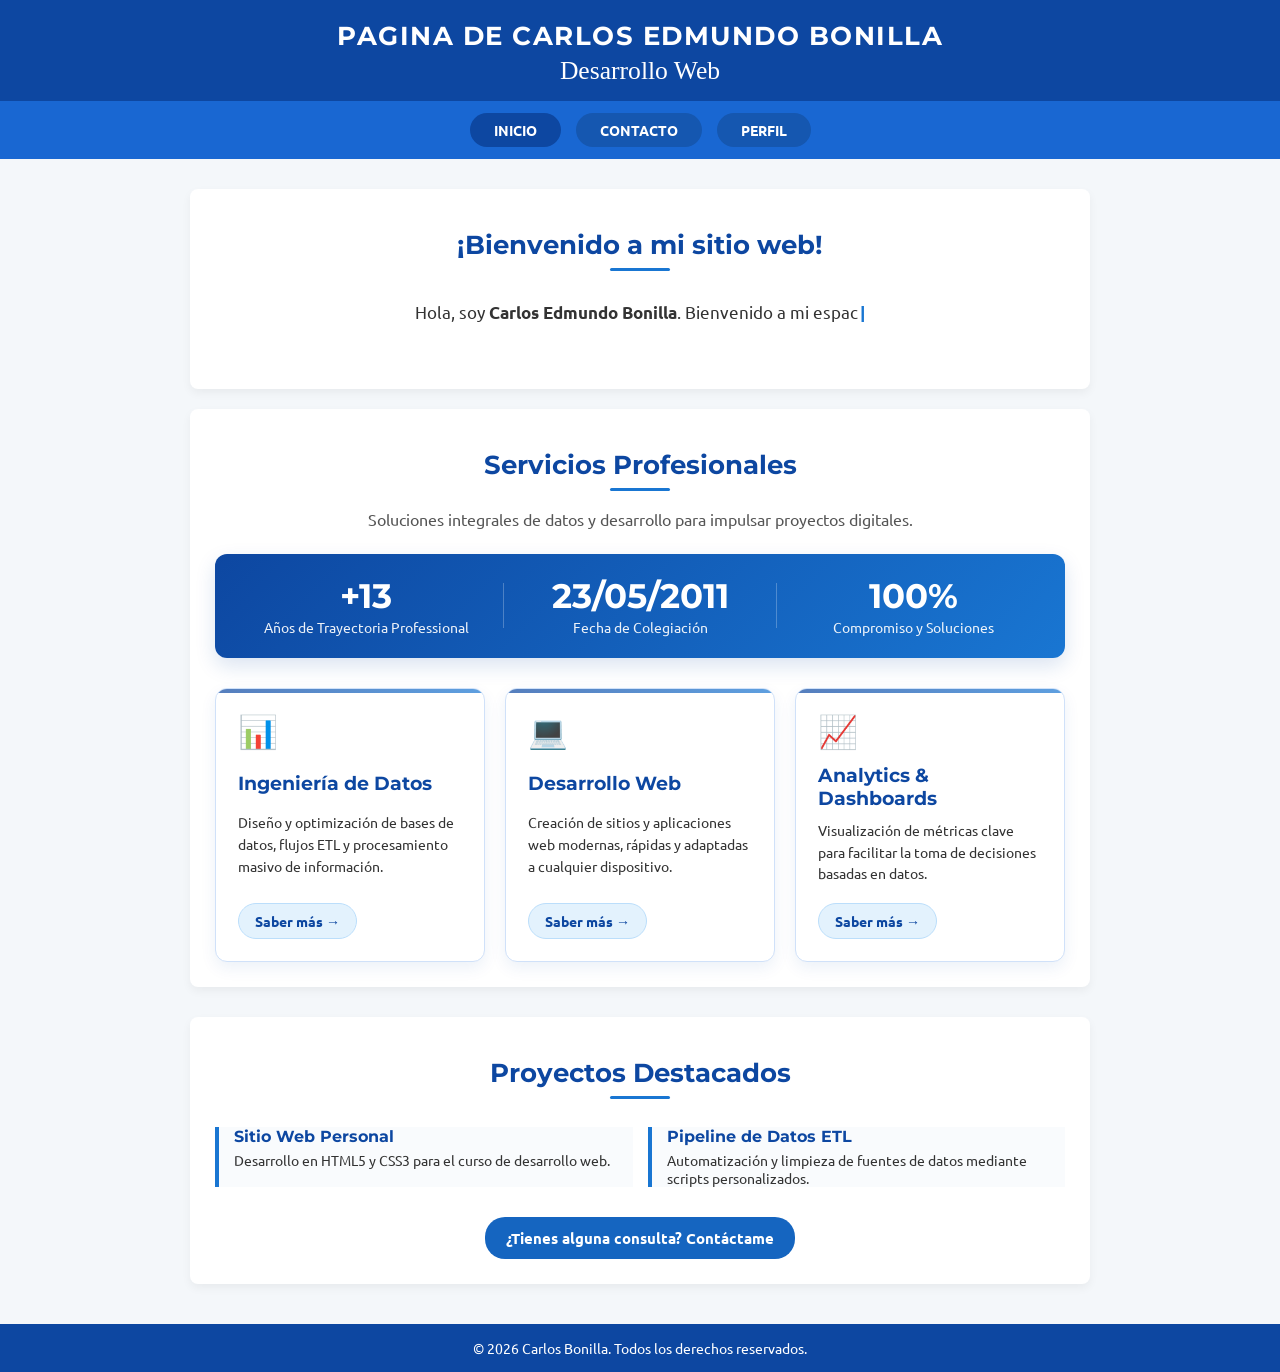
<file: index.html>
<!DOCTYPE html>
<html lang="es">
<head>
  <meta charset="UTF-8">
  <meta name="viewport" content="width=device-width, initial-scale=1.0">

  <title>PAGINA DESARROLLO WEB</title>
  <meta name="description" content="Sitio personal y portafolio profesional de Carlos Bonilla.">

  <link rel="stylesheet" href="css/estilos.css">
  <script src="js/scripts.js" defer></script>
</head>
<body>

  <h1>PAGINA DE CARLOS EDMUNDO BONILLA</h1>
  <p class="subtitulo-header clase-cursiva">Desarrollo Web</p>

  <header>
    <nav>
      <a href="index.html" class="activo">INICIO</a>
      <a href="CONTACTOS.HTML">CONTACTO</a>
      <a href="PERFIL.HTML">PERFIL</a>
    </nav>
  </header>

  <main>
    <!-- 1. SECCIÓN DE BIENVENIDA CON EFECTO TIPO MECANOGRAFÍA -->
    <section class="tarjeta-bienvenida">
      <h2>¡Bienvenido a mi sitio web!</h2>
      <p class="parrafo-bienvenida">
        Hola, soy <strong>Carlos Edmundo Bonilla</strong>. <span id="texto-tipeado"></span><span class="cursor-typewriter">|</span>
      </p>
    </section>

    <!-- 2. SECCIÓN DE SERVICIOS INTERACTIVOS Y CONTEO DE EXPERIENCIA -->
    <section class="seccion-servicios">
      <h2>Servicios Profesionales</h2>
      <p class="subtitulo-seccion">Soluciones integrales de datos y desarrollo para impulsar proyectos digitales.</p>

      <!-- BANNER DE EXPERIENCIA Y COLEGIACIÓN ANIMADO -->
      <div class="banner-experiencia">
        <div class="kpi-item">
          <span class="kpi-numero" id="contador-anos">+0</span>
          <span class="kpi-etiqueta">Años de Trayectoria Professional</span>
        </div>
        <div class="kpi-divisor"></div>
        <div class="kpi-item">
          <span class="kpi-numero">23/05/2011</span>
          <span class="kpi-etiqueta">Fecha de Colegiación</span>
        </div>
        <div class="kpi-divisor"></div>
        <div class="kpi-item">
          <span class="kpi-numero">100%</span>
          <span class="kpi-etiqueta">Compromiso y Soluciones</span>
        </div>
      </div>

      <div class="grid-servicios">
        
        <!-- Servicio 1 -->
        <article class="tarjeta-servicio" role="button" tabindex="0" onclick="abrirModal('modal-datos')">
          <div class="icono-servicio">📊</div>
          <h3>Ingeniería de Datos</h3>
          <p>Diseño y optimización de bases de datos, flujos ETL y procesamiento masivo de información.</p>
          <span class="btn-ver-detalle">Saber más &rarr;</span>
        </article>

        <!-- Servicio 2 -->
        <article class="tarjeta-servicio" role="button" tabindex="0" onclick="abrirModal('modal-web')">
          <div class="icono-servicio">💻</div>
          <h3>Desarrollo Web</h3>
          <p>Creación de sitios y aplicaciones web modernas, rápidas y adaptadas a cualquier dispositivo.</p>
          <span class="btn-ver-detalle">Saber más &rarr;</span>
        </article>

        <!-- Servicio 3 -->
        <article class="tarjeta-servicio" role="button" tabindex="0" onclick="abrirModal('modal-analytics')">
          <div class="icono-servicio">📈</div>
          <h3>Analytics & Dashboards</h3>
          <p>Visualización de métricas clave para facilitar la toma de decisiones basadas en datos.</p>
          <span class="btn-ver-detalle">Saber más &rarr;</span>
        </article>

      </div>
    </section>

    <!-- 3. SECCIÓN DE PROYECTOS DESTACADOS -->
    <section style="margin-top: 30px;">
      <h2>Proyectos Destacados</h2>
      <div style="display: flex; flex-wrap: wrap; gap: 15px; margin-top: 20px;">
        
        <div style="flex: 1; min-width: 220px; border-left: 4px solid #1976d2; padding-left: 15px; background: #f9fbfd;">
          <h4 style="margin: 0; color: #0d47a1;">Sitio Web Personal</h4>
          <p style="font-size: 0.85rem; margin: 5px 0 0 0; text-align: left;">Desarrollo en HTML5 y CSS3 para el curso de desarrollo web.</p>
        </div>

        <div style="flex: 1; min-width: 220px; border-left: 4px solid #1976d2; padding-left: 15px; background: #f9fbfd;">
          <h4 style="margin: 0; color: #0d47a1;">Pipeline de Datos ETL</h4>
          <p style="font-size: 0.85rem; margin: 5px 0 0 0; text-align: left;">Automatización y limpieza de fuentes de datos mediante scripts personalizados.</p>
        </div>

      </div>

      <!-- Botón de llamado a la acción -->
      <div style="text-align: center; margin-top: 30px;">
        <a href="CONTACTOS.HTML" class="btn-primario">¿Tienes alguna consulta? Contáctame</a>
      </div>
    </section>
  </main>

  <!-- MODALES INFORMATIVOS (VENTANAS EMERGENTES) -->
  <div id="modal-datos" class="modal-overlay" onclick="cerrarModalAfuera(event, 'modal-datos')">
    <div class="modal-contenido">
      <button class="modal-cerrar" type="button" onclick="cerrarModal('modal-datos')">&times;</button>
      <div class="modal-header">
        <span class="modal-icono">📊</span>
        <h3>Ingeniería de Datos</h3>
      </div>
      <p class="modal-sub">Arquitectura de Datos & Pipelines ETL</p>
      <ul>
        <li><strong>Modelado de Datos:</strong> Diseño relacional y no relacional (SQL / NoSQL).</li>
        <li><strong>Pipelines Automáticos:</strong> Automatización e ingesta continua con Python.</li>
        <li><strong>Limpieza y Calidad:</strong> Transformación y normalización de información técnica.</li>
        <li><strong>Optimización:</strong> Creación de índices y reducción de tiempos de consulta.</li>
      </ul>
    </div>
  </div>

  <div id="modal-web" class="modal-overlay" onclick="cerrarModalAfuera(event, 'modal-web')">
    <div class="modal-contenido">
      <button class="modal-cerrar" type="button" onclick="cerrarModal('modal-web')">&times;</button>
      <div class="modal-header">
        <span class="modal-icono">💻</span>
        <h3>Desarrollo Web</h3>
      </div>
      <p class="modal-sub">Sistemas Web Modernos & Responsive</p>
      <ul>
        <li><strong>Frontend Adaptativo:</strong> Maquetación semántica estructurada con HTML5/CSS3.</li>
        <li><strong>Interactividad Dinámica:</strong> Integración con JavaScript ES6+.</li>
        <li><strong>Conexión API:</strong> Consumo de endpoints y servicios backend.</li>
        <li><strong>Rendimiento:</strong> Sitios web optimizados con altos estándares de UX/UI.</li>
      </ul>
    </div>
  </div>

  <div id="modal-analytics" class="modal-overlay" onclick="cerrarModalAfuera(event, 'modal-analytics')">
    <div class="modal-contenido">
      <button class="modal-cerrar" type="button" onclick="cerrarModal('modal-analytics')">&times;</button>
      <div class="modal-header">
        <span class="modal-icono">📈</span>
        <h3>Analytics & Dashboards</h3>
      </div>
      <p class="modal-sub">Inteligencia de Negocios & Visualización</p>
      <ul>
        <li><strong>Dashboards Interactivos:</strong> Visualización de métricas en tiempo real.</li>
        <li><strong>Librerías Gráficas:</strong> Implementaciones con Chart.js y componentes dinámicos.</li>
        <li><strong>Indicadores Clave:</strong> Medición precisa alineada con objetivos del proyecto.</li>
        <li><strong>Reportes Estratégicos:</strong> Transformación de datos crudos en decisiones de negocio.</li>
      </ul>
    </div>
  </div>

  <footer>
    <p>&copy; 2026 Carlos Bonilla. Todos los derechos reservados.</p>
  </footer>

</body>
</html>
</file>
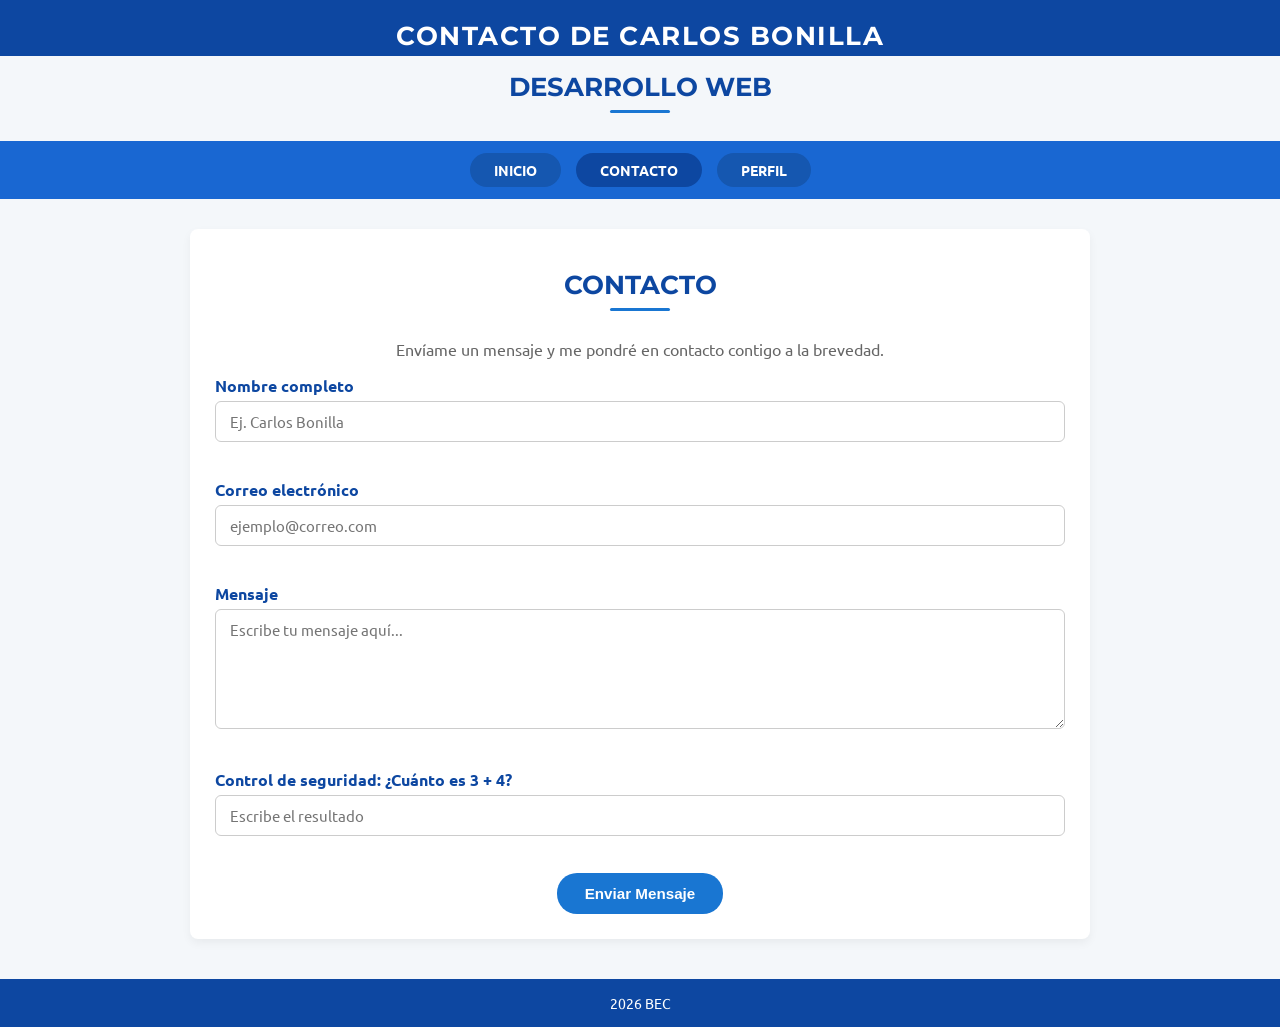
<file: CONTACTOS.HTML>
<!DOCTYPE html>
<html lang="es">

<head>
    <meta charset="UTF-8">
    <meta name="viewport" content="width=device-width, initial-scale=1.0">

    <title>PAGINA DESARROLLO WEB</title>
    <meta name="description" content="Contacto de Carlos Bonilla">

    <link rel="stylesheet" href="css/estilos.css">
</head>

<body>

    <h1>CONTACTO DE CARLOS BONILLA</h1>
    <h2>DESARROLLO WEB</h2>

    <header>
        <nav>
            <a href="index.html">INICIO</a>
            <a href="CONTACTOS.HTML" class="activo">CONTACTO</a>
            <a href="PERFIL.HTML">PERFIL</a>
        </nav>
    </header>

    <main>
        <section class="contenedor-formulario">
            <h2>CONTACTO</h2>
            <p style="text-align: center; color: #666;">Envíame un mensaje y me pondré en contacto contigo a la brevedad.</p>
            
            <!-- MENSAJE DE ÉXITO -->
            <p id="mensaje-exito" class="exito oculto"></p>

            <!-- FORMULARIO DE CONTACTO CON ENVÍO NATIVO DE FORMSUBMIT -->
            <form id="contacto" action="https://formsubmit.co/edoncut@hotmail.com" method="POST" novalidate>
                <!-- PARÁMETROS OCULTOS DE CONFIGURACIÓN -->
                <input type="hidden" name="_subject" value="Nuevo contacto desde el Sitio Web">
                <input type="hidden" name="_captcha" value="false">
                <input type="hidden" name="_next" value="https://becreugt.github.io/DESARROLLO-WEB/CONTACTOS.HTML">

                <div class="campo-grupo">
                    <label for="nombre">Nombre completo</label>
                    <input type="text" id="nombre" name="name" placeholder="Ej. Carlos Bonilla">
                    <p class="error" id="error-nombre"></p>
                </div>

                <div class="campo-grupo">
                    <label for="correo">Correo electrónico</label>
                    <input type="email" id="correo" name="email" placeholder="ejemplo@correo.com">
                    <p class="error" id="error-correo"></p>
                </div>

                <div class="campo-grupo">
                    <label for="mensaje">Mensaje</label>
                    <textarea id="mensaje" name="message" rows="5" placeholder="Escribe tu mensaje aquí..."></textarea>
                    <p class="error" id="error-mensaje"></p>
                </div>

                <!-- PREGUNTA MATEMÁTICA ANTI-BOT -->
                <div class="campo-grupo">
                    <label for="captcha-math">Control de seguridad: ¿Cuánto es 3 + 4?</label>
                    <input type="number" id="captcha-math" placeholder="Escribe el resultado">
                    <p class="error" id="error-captcha"></p>
                </div>

                <div style="text-align: center;">
                    <button type="submit" class="btn-enviar">Enviar Mensaje</button>
                </div>
            </form>
        </section>
 
        <!-- MODAL EMERGENTE DE ÉXITO -->
        <div id="modal-exito" class="modal-overlay" onclick="cerrarModalAfuera(event, 'modal-exito')">
            <div class="modal-contenido modal-exito-box">
                <button type="button" class="btn-cerrar-modal" onclick="cerrarModal('modal-exito')">&times;</button>
                
                <div class="alerta-exito-estilo">
                    <div id="texto-exito-animado" class="contenedor-palabras"></div>
                </div>
            </div>
        </div>
 
    </main>

    <footer>
        <p>2026 BEC</p>
    </footer>

    <script src="js/scripts.js"></script>
</body>

</html>
</file>
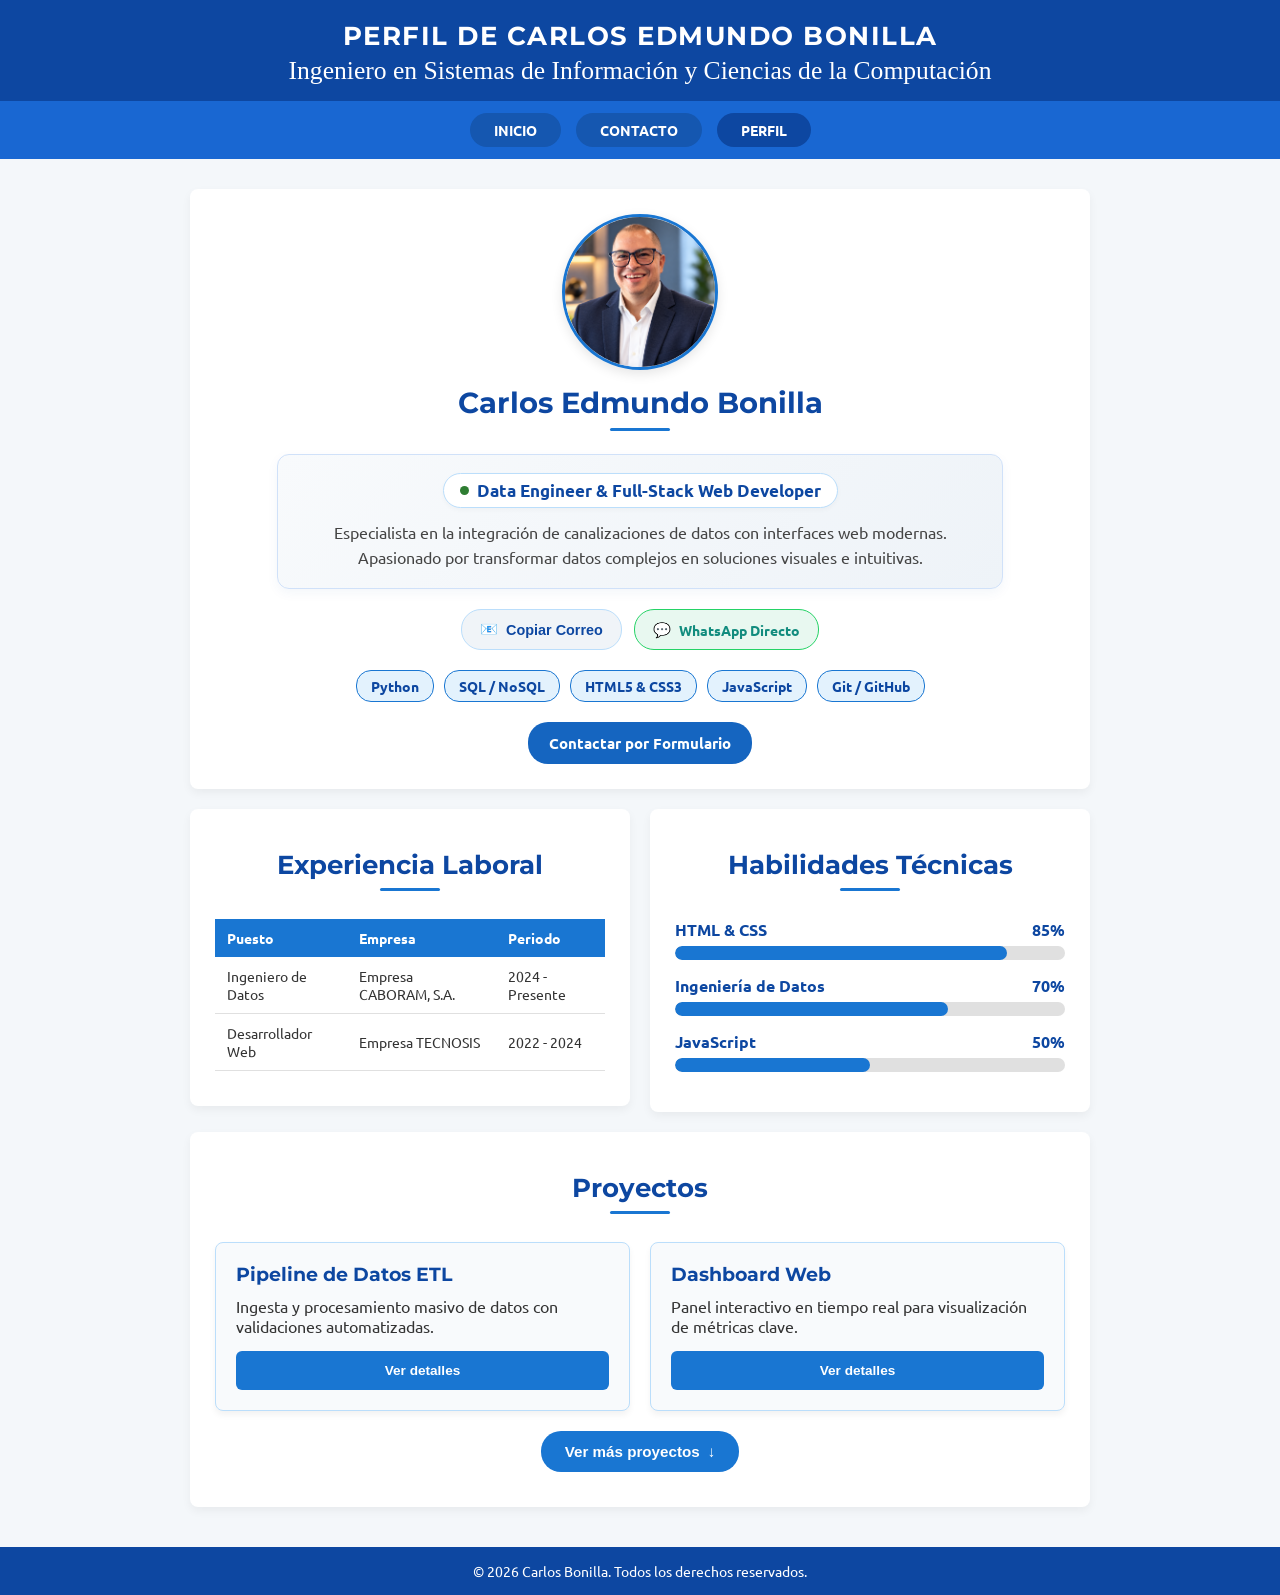
<file: PERFIL.HTML>
<!DOCTYPE html>
<html lang="es">
<head>
  <meta charset="UTF-8">
  <meta name="viewport" content="width=device-width, initial-scale=1.0">
  <title>Perfil - Carlos Bonilla</title>
  <link rel="stylesheet" href="css/estilos.css">
  <script src="js/scripts.js" defer></script>
</head>
<body>

  <!-- ENCABEZADO Y TÍTULOS PRINCIPALES -->
  <h1>PERFIL DE CARLOS EDMUNDO BONILLA</h1>
  <p class="subtitulo-header clase-cursiva">Ingeniero en Sistemas de Información y Ciencias de la Computación</p>

  <!-- BARRA DE NAVEGACIÓN SUPERIOR -->
  <header>
    <nav>
      <a href="index.html">INICIO</a>
      <a href="CONTACTOS.HTML">CONTACTO</a>
      <a href="PERFIL.HTML" class="activo">PERFIL</a>
    </nav>
  </header>

  <!-- CONTENIDO PRINCIPAL -->
  <main>
    <!-- SECCIÓN PERFIL CON FOTO Y DATOS ACTUALIZADOS -->
    <section class="perfil-card tarjeta-efecto">
      <div class="perfil-header text-center">
        
        <!-- AVATAR / FOTO -->
        <div class="contenedor-avatar">
          <img src="img/perfil.jpg" alt="Foto de Carlos Bonilla" class="perfil-avatar">
        </div>

        <!-- NOMBRE Y LEYENDA PROFESIONAL INTERACTIVA -->
        <div class="perfil-info">
          <h2 class="nombre-perfil">Carlos Edmundo Bonilla</h2>
          
          <!-- TARJETA DESTACADA PARA LA LEYENDA -->
          <div class="leyenda-profesional-box">
            <span class="badge-rol">
              <span class="punto-activo"></span> Data Engineer & Full-Stack Web Developer
            </span>
            <p class="descripcion-corta">
              Especialista en la integración de canalizaciones de datos con interfaces web modernas. 
              Apasionado por transformar datos complejos en soluciones visuales e intuitivas.
            </p>
          </div>

          <!-- DATOS DE CONTACTO INTERACTIVOS (PROTEGIDOS CONTRA SPAM) -->
          <div class="datos-contacto-interactivos">
            <button type="button" id="btn-copiar-correo" class="btn-contacto-chip" data-email="edoncut@hotmail.com" aria-label="Copiar correo electrónico al portapapeles">
              <span class="icono">📧</span>
              <span class="texto">Copiar Correo</span>
            </button>

            <a href="https://wa.me/50242550002?text=Hola%20Carlos,%20vi%20tu%20perfil%20web%20y%20me%20gustar%C3%ADa%20contactarte." 
               target="_blank" 
               rel="noopener noreferrer" 
               class="btn-contacto-chip btn-whatsapp"
               aria-label="Contactar por WhatsApp">
              <span class="icono">💬</span>
              <span class="texto">WhatsApp Directo</span>
            </a>
          </div>
        </div>
      </div>

      <!-- TECH STACK BADGES -->
      <div class="tech-stack">
        <span class="badge">Python</span>
        <span class="badge">SQL / NoSQL</span>
        <span class="badge">HTML5 & CSS3</span>
        <span class="badge">JavaScript</span>
        <span class="badge">Git / GitHub</span>
      </div>

      <div class="perfil-acciones" style="text-align: center;">
        <a href="CONTACTOS.HTML" class="btn-primario">Contactar por Formulario</a>
      </div>
    </section>

    <!-- GRID DE 2 COLUMNAS (EXPERIENCIA Y HABILIDADES) -->
    <div class="grid-dos-columnas">
      
      <!-- EXPERIENCIA LABORAL -->
      <section class="tarjeta-efecto">
        <h2>Experiencia Laboral</h2>
        <table>
          <thead>
            <tr>
              <th>Puesto</th>
              <th>Empresa</th>
              <th>Periodo</th>
            </tr>
          </thead>
          <tbody>
            <tr>
              <td>Ingeniero de Datos</td>
              <td>Empresa CABORAM, S.A.</td>
              <td>2024 - Presente</td>
            </tr>
            <tr>
              <td>Desarrollador Web</td>
              <td>Empresa TECNOSIS</td>
              <td>2022 - 2024</td>
            </tr>
          </tbody>
        </table>
      </section>

      <!-- HABILIDADES TÉCNICAS -->
      <section class="tarjeta-efecto">
        <h2>Habilidades Técnicas</h2>
        
        <div class="habilidad">
          <div class="info-habilidad">
            <span>HTML & CSS</span>
            <span>85%</span>
          </div>
          <div class="barra-base">
            <div class="barra-progreso html-css"></div>
          </div>
        </div>

        <div class="habilidad">
          <div class="info-habilidad">
            <span>Ingeniería de Datos</span>
            <span>70%</span>
          </div>
          <div class="barra-base">
            <div class="barra-progreso datos"></div>
          </div>
        </div>

        <div class="habilidad">
          <div class="info-habilidad">
            <span>JavaScript</span>
            <span>50%</span>
          </div>
          <div class="barra-base">
            <div class="barra-progreso js"></div>
          </div>
        </div>
      </section>
    </div>

    <!-- SECCIÓN PROYECTOS (CARGADOS DINÁMICAMENTE DESDE JSON) -->
    <section>
      <h2>Proyectos</h2>
      
      <!-- Contenedor para proyectos principales -->
      <div id="contenedor-proyectos-principales" class="tarjetas"></div>

      <!-- BOTÓN PARA DESPLEGAR MÁS PROYECTOS -->
      <div style="text-align: center;">
        <button id="ver-mas" type="button" aria-expanded="false" aria-controls="proyectos-extra">
          <span class="texto-boton">Ver más proyectos</span>
          <span class="icono">↓</span>
        </button>
      </div>

      <!-- CONTENIDO DESPLEGABLE DE MÁS PROYECTOS -->
      <div id="proyectos-extra" class="desplegable">
        <div id="contenedor-proyectos-extra" class="tarjetas"></div>
      </div>
    </section>

  </main>

  <!-- PIE DE PÁGINA -->
  <footer>
    <p>&copy; 2026 Carlos Bonilla. Todos los derechos reservados.</p>
  </footer>

</body>
</html>
</file>
<file: css/estilos.css>
@import url('https://fonts.googleapis.com/css2?family=Playwrite+Cuba+Guides&family=Montserrat:wght@600;700&family=Ubuntu:wght@400;500&display=swap');

.clase-cursiva {
  font-family: 'Playwrite Cuba Guides', cursive !important;
  font-weight: normal;
}

/* =========================================
   VARIABLES DE PALETA AZUL
   ========================================= */
:root {
  --principal: #0d47a1; /* Azul oscuro */
  --acento: #1976d2;    /* Azul medio */
  --fondo: #f4f7fa;     /* Blanco / Gris muy claro */
  --texto: #333333;     /* Texto oscuro */

  --fuente-titulos: 'Montserrat', Arial, sans-serif;
  --fuente-texto: 'Ubuntu', Arial, sans-serif;
}

/* Aplicación general */
body {
  background-color: var(--fondo);
  color: var(--texto);
  font-family: var(--fuente-texto);
  margin: 0;
  padding: 0;
}

h1, h2, h3, h4 {
  font-family: var(--fuente-titulos);
}

h1 {
  background-color: var(--principal);
  color: #ffffff;
  text-align: center;
  padding: 20px 10px 5px 10px;
  margin: 0;
  font-size: 1.6rem;
  letter-spacing: 1.5px;
  text-transform: uppercase;
}

.subtitulo-header {
  background-color: var(--principal);
  color: #ffffff;
  text-align: center;
  margin: 0;
  padding-bottom: 15px;
  font-size: 1.6rem;
}

/* BARRA DE NAVEGACIÓN EN ENCABEZADO */
header {
  background-color: #1967d2;
  padding: 12px 0;
}

header nav {
  display: flex;
  justify-content: center;
  align-items: center;
  gap: 15px;
}

header nav a {
  background-color: #1557b0;
  color: #ffffff;
  text-decoration: none;
  font-weight: 600;
  font-size: 0.9rem;
  padding: 8px 24px;
  border-radius: 20px;
  transition: background-color 0.3s ease;
  -webkit-tap-highlight-color: transparent;
}

header nav a:hover,
header nav a.activo {
  background-color: #0d47a1;
}

/* CENTRADO DE SUBTÍTULOS (H2) */
h2 {
  color: var(--principal);
  text-align: center;
  margin-top: 15px;
  margin-bottom: 20px;
  font-size: 1.6rem;
  position: relative;
  padding-bottom: 8px;
}

h2::after {
  content: "";
  display: block;
  width: 60px;
  height: 3px;
  background-color: var(--acento);
  margin: 8px auto 0 auto;
  border-radius: 2px;
}

.subtitulo-seccion {
  text-align: center;
  margin-top: -10px;
  margin-bottom: 25px;
  color: #555555;
  font-size: 0.98rem;
}

/* ESTRUCTURA CONTENEDOR PRINCIPAL */
main {
  max-width: 900px;
  margin: 30px auto;
  padding: 0 20px;
}

section {
  background-color: #ffffff;
  padding: 25px;
  border-radius: 8px;
  box-shadow: 0px 4px 10px rgba(0, 0, 0, 0.05);
  margin-bottom: 20px;
}

.btn-primario {
  background-color: #1565c0;
  color: #ffffff;
  text-decoration: none;
  font-weight: 600;
  font-size: 0.95rem;
  padding: 10px 20px;
  border-radius: 20px;
  transition: all 0.3s ease;
  display: inline-block;
  border: 1px solid transparent;
  -webkit-tap-highlight-color: transparent;
}

.btn-primario:hover,
.btn-primario:active {
  background-color: var(--principal);
  color: #ffffff;
  transform: translateY(-2px);
}

/* EFECTO HOVER PARA SECCIONES */
.tarjeta-efecto {
  transition: transform 0.3s ease, box-shadow 0.3s ease;
}

.tarjeta-efecto:hover {
  transform: translateY(-5px) scale(1.015);
  box-shadow: 0 10px 20px rgba(0, 0, 0, 0.12);
}

/* GRID EN 2 COLUMNAS */
@media (min-width: 768px) {
  .grid-dos-columnas {
    display: grid;
    grid-template-columns: 1fr 1fr;
    gap: 20px;
    align-items: start;
  }
}

/* TECH STACK BADGES */
.tech-stack {
  display: flex;
  flex-wrap: wrap;
  justify-content: center;
  gap: 10px;
  margin: 20px 0;
}

.badge {
  background-color: #e3f2fd;
  color: var(--principal);
  border: 1px solid var(--acento);
  padding: 6px 14px;
  border-radius: 15px;
  font-size: 0.85rem;
  font-weight: bold;
}

/* =========================================
   ESTILOS PERFIL & LEYENDA INTERACTIVA
   ========================================= */

.text-center {
  text-align: center;
}

.perfil-avatar {
  width: 150px;
  height: 150px;
  object-fit: cover;
  border-radius: 50%;
  display: block;
  margin: 0 auto 15px auto;
  border: 3px solid var(--acento);
  box-shadow: 0 4px 12px rgba(0, 0, 0, 0.1);
}

.nombre-perfil {
  margin-top: 10px;
  margin-bottom: 12px;
  font-size: 1.8rem;
}

/* CAJA DESTACADA DE LA LEYENDA */
.leyenda-profesional-box {
  background: linear-gradient(135deg, #f8fafc 0%, #eef3f8 100%);
  border: 1px solid #d0e1f9;
  border-radius: 12px;
  padding: 18px 22px;
  margin: 15px auto 20px auto;
  max-width: 680px;
  box-shadow: 0 4px 12px rgba(13, 71, 161, 0.05);
  transition: transform 0.3s ease, box-shadow 0.3s ease, border-color 0.3s ease;
}

.leyenda-profesional-box:hover {
  transform: translateY(-3px);
  box-shadow: 0 8px 20px rgba(13, 71, 161, 0.12);
  border-color: var(--acento);
}

/* BANNER DE ESTADÍSTICAS Y EXPERIENCIA DE COLEGIACIÓN */
.banner-experiencia {
  display: flex;
  justify-content: space-around;
  align-items: center;
  background: linear-gradient(135deg, #0d47a1 0%, #1976d2 100%);
  color: #ffffff;
  padding: 22px 15px;
  border-radius: 12px;
  margin: 20px auto 30px auto;
  box-shadow: 0 8px 20px rgba(13, 71, 161, 0.15);
}

.kpi-item {
  text-align: center;
  flex: 1;
}

.kpi-numero {
  display: block;
  font-size: 2.1rem;
  font-weight: 700;
  font-family: var(--fuente-titulos);
  color: #ffffff;
  line-height: 1.2;
}

.kpi-etiqueta {
  font-size: 0.85rem;
  opacity: 0.92;
  font-weight: 400;
}

.kpi-divisor {
  width: 1px;
  height: 45px;
  background-color: rgba(255, 255, 255, 0.25);
}

/* ROL CON INDICADOR ANIMADO */
.badge-rol {
  display: inline-flex;
  align-items: center;
  gap: 8px;
  font-weight: 700;
  font-size: 1.05rem;
  color: var(--principal);
  background: #ffffff;
  padding: 6px 16px;
  border-radius: 20px;
  border: 1px solid #bbdefb;
  margin-bottom: 12px;
  box-shadow: 0 2px 5px rgba(0, 0, 0, 0.03);
}

/* PUNTO VERDE ANIMADO ("EN LÍNEA / ACTIVO") */
.punto-activo {
  width: 9px;
  height: 9px;
  background-color: #2e7d32;
  border-radius: 50%;
  display: inline-block;
  box-shadow: 0 0 0 0 rgba(46, 125, 50, 0.7);
  animation: pulsoVerde 2s infinite;
}

@keyframes pulsoVerde {
  0% {
    box-shadow: 0 0 0 0 rgba(46, 125, 50, 0.7);
  }
  70% {
    box-shadow: 0 0 0 8px rgba(46, 125, 50, 0);
  }
  100% {
    box-shadow: 0 0 0 0 rgba(46, 125, 50, 0);
  }
}

.descripcion-corta {
  font-size: 0.98rem;
  line-height: 1.6;
  color: #444444;
  margin: 0;
  font-weight: 400;
}

/* BOTONES DE CONTACTO INTERACTIVOS Y ANTI-SPAM */
.datos-contacto-interactivos {
  display: flex;
  flex-wrap: wrap;
  gap: 12px;
  margin-top: 18px;
  justify-content: center;
}

.btn-contacto-chip {
  display: inline-flex;
  align-items: center;
  gap: 8px;
  padding: 10px 18px;
  background-color: #f0f4f8;
  border: 1px solid #bbdefb;
  border-radius: 20px;
  color: var(--principal);
  font-size: 0.9rem;
  font-weight: 600;
  text-decoration: none;
  cursor: pointer;
  transition: background-color 0.2s ease, transform 0.1s ease, border-color 0.2s ease;
  user-select: none;
  -webkit-tap-highlight-color: transparent;
}

.btn-contacto-chip:hover,
.btn-contacto-chip:active {
  background-color: #e3f2fd;
  transform: scale(0.98);
  border-color: var(--acento);
}

.btn-contacto-chip.copiado {
  background-color: #e8f5e9;
  color: #2e7d32;
  border-color: #a5d6a7;
}

.btn-whatsapp {
  border-color: #25d366;
  color: #128c7e;
  background-color: #e8f8f0;
}

.btn-whatsapp:hover,
.btn-whatsapp:active {
  background-color: #d1f2dd;
}

/* TABLAS */
table {
  width: 100%;
  border-collapse: collapse;
  margin: 10px 0;
  font-size: 14px;
  background-color: #ffffff;
}

table th {
  background-color: var(--acento);
  color: #ffffff;
  text-align: left;
  padding: 10px 12px;
}

table td {
  padding: 10px 12px;
  border-bottom: 1px solid #e0e0e0;
}

/* HABILIDADES TÉCNICAS */
.habilidad {
  margin-bottom: 15px;
}

.info-habilidad {
  display: flex;
  justify-content: space-between;
  font-weight: bold;
  color: var(--principal);
  margin-bottom: 6px;
}

.barra-base {
  background-color: #e0e0e0;
  height: 14px;
  border-radius: 8px;
  width: 100%;
  overflow: hidden;
}

.barra-progreso {
  height: 100%;
  background-color: var(--acento);
  border-radius: 8px;
  transition: width 1s ease-in-out;
}

.html-css { width: 85%; }
.datos { width: 70%; }
.js { width: 50%; }

/* TARJETAS DE PROYECTOS */
.tarjetas {
  display: grid;
  grid-template-columns: repeat(auto-fit, minmax(240px, 1fr));
  gap: 20px;
  margin-top: 20px;
  align-items: start;
}

.tarjetas article {
  background-color: #f8fafc;
  border: 1px solid #bbdefb;
  border-radius: 8px;
  padding: 20px;
  box-shadow: 0 4px 6px rgba(0, 0, 0, 0.05);
  transition: transform 0.3s ease, box-shadow 0.3s ease;
  display: flex;
  flex-direction: column;
  justify-content: space-between;
}

.tarjetas article:hover,
.tarjetas article:active {
  transform: translateY(-4px);
  box-shadow: 0 6px 12px rgba(0, 0, 0, 0.1);
}

.tarjetas article h3 {
  color: var(--principal);
  margin-top: 0;
  margin-bottom: 10px;
  text-align: left;
}

.tarjetas article p {
  color: var(--texto);
  margin: 0 0 15px 0;
}

/* BOTÓN VER DETALLES */
.btn-proyecto {
  display: inline-block;
  background-color: var(--acento);
  color: #ffffff;
  padding: 12px 14px;
  border-radius: 6px;
  font-size: 0.85rem;
  font-weight: bold;
  text-align: center;
  border: none;
  cursor: pointer;
  transition: background-color 0.3s ease, transform 0.2s ease;
  width: 100%;
  -webkit-tap-highlight-color: transparent;
}

.btn-proyecto:hover,
.btn-proyecto:active {
  background-color: var(--principal);
}

/* DETALLES OCULTOS DE TARJETAS DE PROYECTO */
.detalles-extra {
  display: none;
  margin-top: 10px;
  padding-top: 10px;
  border-top: 1px dashed var(--acento);
  font-size: 0.88rem;
  color: var(--texto);
}

.detalles-extra.activo {
  display: block;
}

/* FOOTER */
footer {
  background-color: var(--principal);
  color: #ffffff;
  text-align: center;
  padding: 15px 0;
  margin-top: 40px;
}

footer p {
  margin: 0;
  font-size: 14px;
}

/* BOTÓN Y SECCIÓN DESPLEGABLE DE MÁS PROYECTOS */
#ver-mas {
  display: inline-flex;
  align-items: center;
  justify-content: center;
  gap: 8px;
  margin: 20px auto 10px auto;
  padding: 12px 24px;
  background-color: var(--acento);
  color: #ffffff;
  border: none;
  border-radius: 20px;
  font-weight: bold;
  font-size: 0.95rem;
  cursor: pointer;
  transition: background-color 0.3s ease, transform 0.2s ease;
  -webkit-tap-highlight-color: transparent;
}

#ver-mas:hover,
#ver-mas:active {
  background-color: var(--principal);
  transform: translateY(-2px);
}

#ver-mas .icono {
  display: inline-block;
  transition: transform 0.3s ease;
}

#ver-mas[aria-expanded="true"] .icono {
  transform: rotate(180deg);
}

.desplegable {
  display: none;
  opacity: 0;
  transition: opacity 0.4s ease;
}

.desplegable.activo {
  display: block !important;
  opacity: 1;
  margin-top: 15px;
}

/* =========================================
   ESTILOS PARA EL FORMULARIO DE CONTACTO
   ========================================= */

.campo-grupo {
  margin-bottom: 15px;
}

form input[type="text"],
form input[type="email"],
form input[type="number"],
form textarea {
  width: 100%;
  box-sizing: border-box;
  padding: 10px 14px;
  margin-top: 5px;
  border: 1px solid #cccccc;
  border-radius: 6px;
  font-family: var(--fuente-texto);
  font-size: 0.95rem;
  transition: border-color 0.3s ease, box-shadow 0.3s ease;
}

form input[type="text"]:focus,
form input[type="email"]:focus,
form input[type="number"]:focus,
form textarea:focus {
  border-color: var(--acento);
  outline: none;
  box-shadow: 0 0 5px rgba(25, 118, 210, 0.3);
}

form textarea {
  resize: vertical;
  min-height: 120px;
}

form label {
  font-weight: bold;
  color: var(--principal);
  display: block;
}

.btn-enviar {
  background-color: var(--acento);
  color: #ffffff;
  border: none;
  padding: 12px 28px;
  border-radius: 20px;
  font-weight: bold;
  font-size: 0.95rem;
  cursor: pointer;
  transition: background-color 0.3s ease, transform 0.2s ease;
  -webkit-tap-highlight-color: transparent;
}

.btn-enviar:hover,
.btn-enviar:active {
  background-color: var(--principal);
  transform: translateY(-2px);
}

.error {
  color: #d32f2f;
  font-size: 0.85rem;
  margin: 4px 0 0 0;
  min-height: 18px;
}

.campo-invalido {
  border-color: #d32f2f !important;
  background-color: #ffebee;
}

.exito {
  background-color: #e8f5e9;
  color: #2e7d32;
  border: 1px solid #a5d6a7;
  padding: 12px;
  border-radius: 6px;
  text-align: center;
  font-weight: bold;
  margin-bottom: 15px;
}

.oculto {
  display: none;
}

/* =========================================
   EFECTO MÁQUINA DE ESCRIBIR (TYPEWRITER)
   ========================================= */

.parrafo-bienvenida {
  font-size: 1.05rem;
  line-height: 1.6;
  text-align: center;
  min-height: 48px;
}

#texto-tipeado {
  display: inline;
  color: var(--texto);
}

.cursor-typewriter {
  font-weight: bold;
  color: var(--acento);
  display: inline-block;
  margin-left: 2px;
  animation: parpadeo 0.8s infinite;
}

@keyframes parpadeo {
  0%, 100% { opacity: 1; }
  50% { opacity: 0; }
}

/* =========================================
   GRID Y TARJETAS DE SERVICIOS INTERACTIVAS
   ========================================= */
.grid-servicios {
  display: grid;
  grid-template-columns: repeat(auto-fit, minmax(240px, 1fr));
  gap: 20px;
  margin-top: 20px;
}

.tarjeta-servicio {
  background: #ffffff;
  border: 1px solid #d0e1f9;
  border-radius: 12px;
  padding: 22px;
  cursor: pointer;
  position: relative;
  overflow: hidden;
  box-shadow: 0 6px 16px rgba(13, 71, 161, 0.08);
  display: flex;
  flex-direction: column;
  justify-content: space-between;
  transition: transform 0.2s cubic-bezier(0.4, 0, 0.2, 1), 
              box-shadow 0.2s cubic-bezier(0.4, 0, 0.2, 1), 
              border-color 0.2s ease;
  -webkit-tap-highlight-color: transparent;
}

.tarjeta-servicio::before {
  content: "";
  position: absolute;
  top: 0;
  left: 0;
  width: 100%;
  height: 4px;
  background: linear-gradient(90deg, var(--principal), var(--acento));
  opacity: 0.7;
  transition: opacity 0.3s ease;
}

.tarjeta-servicio:hover {
  transform: translateY(-5px);
  box-shadow: 0 12px 24px rgba(13, 71, 161, 0.16);
  border-color: var(--acento);
}

.tarjeta-servicio:active {
  transform: scale(0.97) translateY(2px);
  box-shadow: 0 2px 8px rgba(13, 71, 161, 0.12);
  border-color: var(--principal);
}

.tarjeta-servicio:hover::before,
.tarjeta-servicio:active::before {
  opacity: 1;
}

.tarjeta-servicio h3 {
  color: var(--principal);
  margin-top: 5px;
  margin-bottom: 10px;
}

.tarjeta-servicio p {
  font-size: 0.9rem;
  color: var(--texto);
  line-height: 1.5;
  margin: 0;
}

.icono-servicio {
  font-size: 2rem;
  margin-bottom: 8px;
  display: inline-block;
  transition: transform 0.3s ease;
}

.tarjeta-servicio:hover .icono-servicio,
.tarjeta-servicio:active .icono-servicio {
  transform: scale(1.15) rotate(6deg);
}

.btn-ver-detalle {
  display: inline-flex;
  align-items: center;
  justify-content: center;
  gap: 6px;
  margin-top: 18px;
  padding: 8px 16px;
  background-color: #e3f2fd;
  color: var(--principal);
  font-weight: 700;
  font-size: 0.88rem;
  border-radius: 20px;
  border: 1px solid #bbdefb;
  align-self: flex-start;
  transition: background-color 0.2s ease, color 0.2s ease, transform 0.2s ease;
}

.tarjeta-servicio:hover .btn-ver-detalle,
.tarjeta-servicio:active .btn-ver-detalle {
  background-color: var(--acento);
  color: #ffffff;
  border-color: var(--acento);
  transform: translateX(4px);
}

/* VENTANAS MODALES */
.modal-overlay {
  position: fixed;
  top: 0;
  left: 0;
  width: 100%;
  height: 100%;
  background: rgba(0, 0, 0, 0.55);
  display: flex;
  justify-content: center;
  align-items: center;
  z-index: 1000;
  opacity: 0;
  visibility: hidden;
  transition: opacity 0.3s ease, visibility 0.3s ease;
}

.modal-overlay.activo {
  opacity: 1;
  visibility: visible;
}

.modal-contenido {
  background: #ffffff;
  padding: 28px;
  border-radius: 10px;
  max-width: 480px;
  width: 90%;
  position: relative;
  transform: scale(0.85);
  transition: transform 0.3s ease;
  box-shadow: 0 15px 30px rgba(0, 0, 0, 0.2);
}

.modal-overlay.activo .modal-contenido {
  transform: scale(1);
}

.modal-cerrar {
  position: absolute;
  top: 12px;
  right: 16px;
  background: none;
  border: none;
  font-size: 1.8rem;
  cursor: pointer;
  color: #888;
  -webkit-tap-highlight-color: transparent;
}

.modal-cerrar:hover,
.modal-cerrar:active {
  color: var(--principal);
}

.modal-header {
  display: flex;
  align-items: center;
  gap: 10px;
}

.modal-icono {
  font-size: 1.8rem;
}

.modal-header h3 {
  margin: 0;
  color: var(--principal);
}

.modal-sub {
  color: #666;
  font-size: 0.9rem;
  margin-top: 4px;
  margin-bottom: 16px;
  font-weight: 500;
}

.modal-contenido ul {
  padding-left: 20px;
  line-height: 1.6;
  font-size: 0.92rem;
}

.modal-contenido ul li {
  margin-bottom: 8px;
}

/* =========================================
   MODAL EMERGENTE DE ÉXITO Y ANIMACIÓN
   ========================================= */

.alerta-exito-estilo {
  background-color: #e8f5e9;
  border: 1px solid #a5d6a7;
  border-radius: 8px;
  padding: 25px 20px;
  margin-top: 15px;
  text-align: center;
}

.contenedor-palabras {
  display: flex;
  flex-wrap: wrap;
  justify-content: center;
  gap: 6px;
  font-size: 1.1rem;
  font-weight: bold;
  color: #2e7d32;
}

.palabra-animada {
  display: inline-block;
  opacity: 0;
  transform: scale(0.5) translateY(10px);
  animation: entradaPalabra 0.4s cubic-bezier(0.175, 0.885, 0.32, 1.275) forwards;
}

@keyframes entradaPalabra {
  to {
    opacity: 1;
    transform: scale(1) translateY(0);
  }
}

.btn-cerrar-modal {
  position: absolute;
  top: 10px;
  right: 15px;
  background: none;
  border: none;
  font-size: 1.8rem;
  color: #666666;
  cursor: pointer;
  padding: 0;
  line-height: 1;
}

.btn-cerrar-modal:hover {
  color: var(--principal);
}

.modal-exito-box {
  padding-top: 35px;
}

/* AJUSTES RESPONSIVOS PARA MÓVIL */
@media (max-width: 600px) {
  header nav {
    gap: 8px;
  }

  header nav a {
    padding: 8px 14px;
    font-size: 0.82rem;
  }

  .banner-experiencia {
    flex-direction: column;
    gap: 15px;
  }

  .kpi-divisor {
    width: 60%;
    height: 1px;
  }

  .datos-contacto-interactivos {
    flex-direction: column;
    align-items: stretch;
  }

  .btn-contacto-chip {
    justify-content: center;
    padding: 12px 18px;
  }

  .leyenda-profesional-box {
    padding: 14px;
  }
}
</file>
